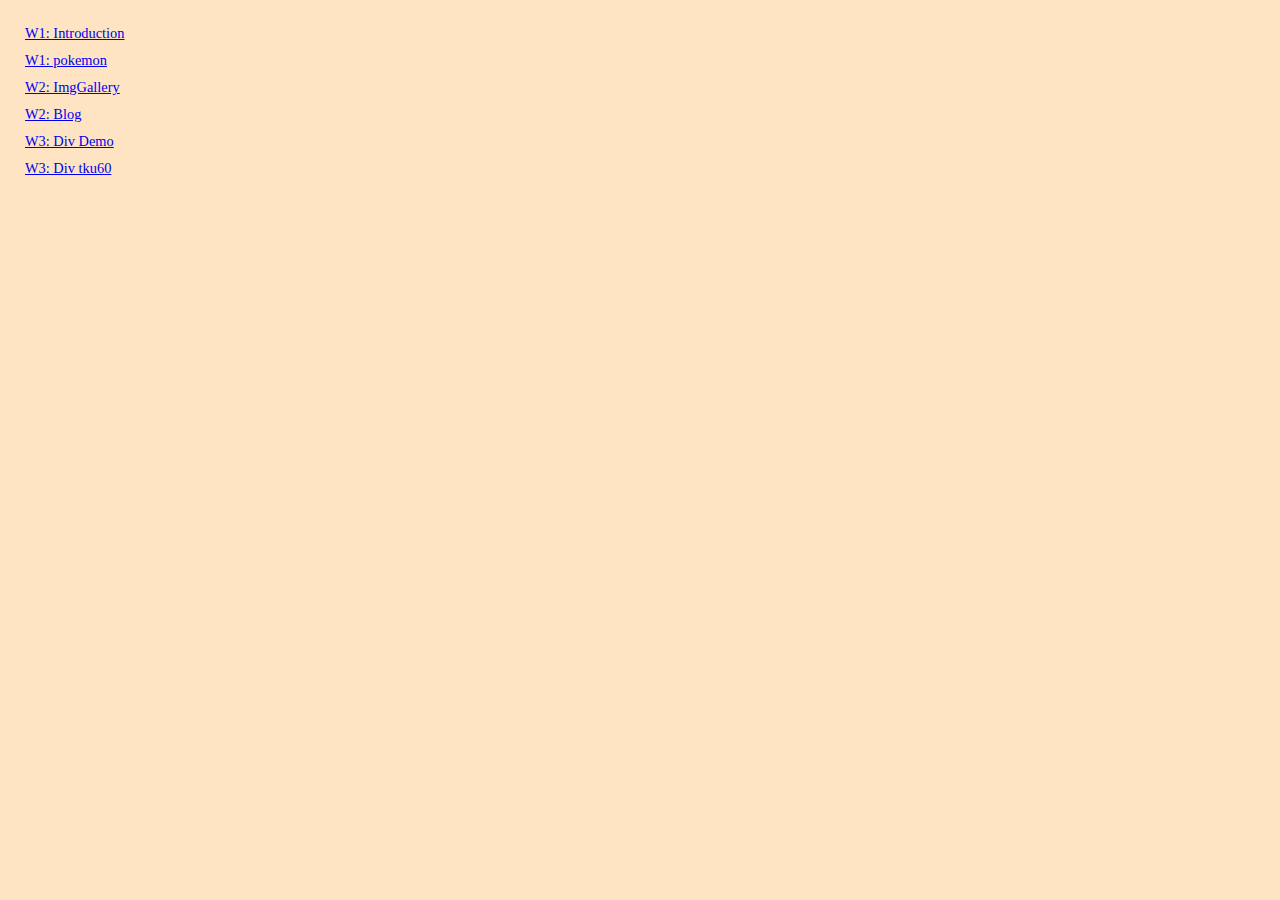
<file: index.html>
<!DOCTYPE html>
<html lang="en">
  <head>
    <meta charset="UTF-8" />
    <meta name="viewport" content="width=device-width, initial-scale=1.0" />
    <title>109-1 Class Demo</title>
    <link rel="stylesheet" href="./index.css" />
  </head>
  <body>
    <div id="container">
      <ul>
        <li>
          <a href="./w01-intro-pokemon/index.html">W1: Introduction</a>
        </li>
        <li>
          <a href="./w01-intro-pokemon/pokemon.html">W1: pokemon</a>
        </li>
        <li>
          <a href="./w02-imgGallery/imgGallery.html">W2: ImgGallery</a>
        </li>
        <li>
          <a href="./w02-blog/blog.html">W2: Blog</a>
        </li>
        <li>
          <a href="./w03-div/div.html">W3: Div Demo</a>
        </li>
        <li>
          <a href="./w03-div-tku60/div_tku60.html">W3: Div tku60</a>
        </li>
      </ul>
    </div>
  </body>
</html>
</file>
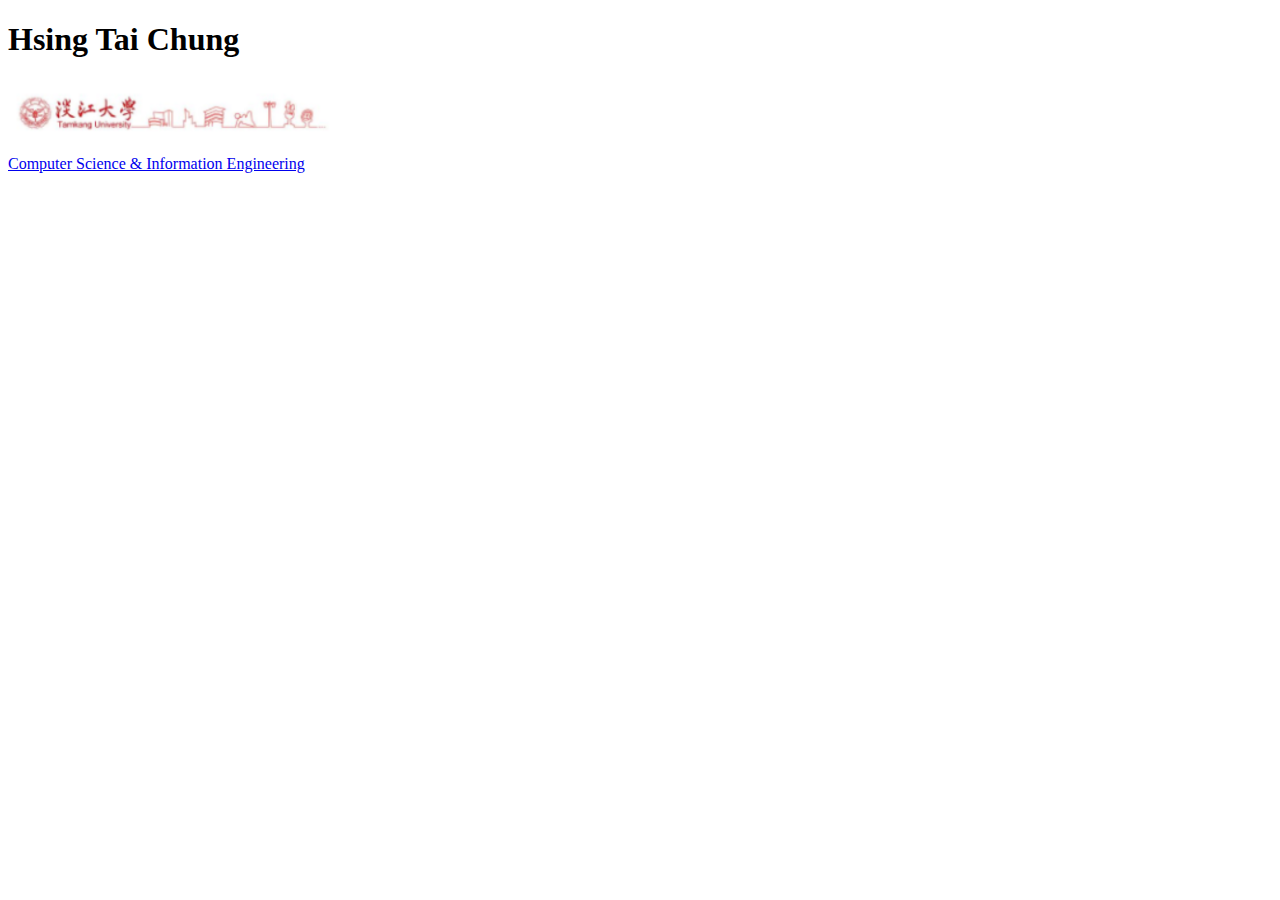
<file: w01-intro-pokemon/index.html>
<!DOCTYPE html>
<html lang="en">
  <head>
    <meta charset="UTF-8" />
    <meta name="viewport" content="width=device-width, initial-scale=1.0" />
    <title>Introduction</title>
  </head>
  <body>
    <div>
      <h1>Hsing Tai Chung</h1>
      <img src="./tku.PNG" width="350px" alt="" /><br />
      <a href="http://www.csie.tku.edu.tw/"
        >Computer Science & Information Engineering</a
      >
    </div>
  </body>
</html>
</file>
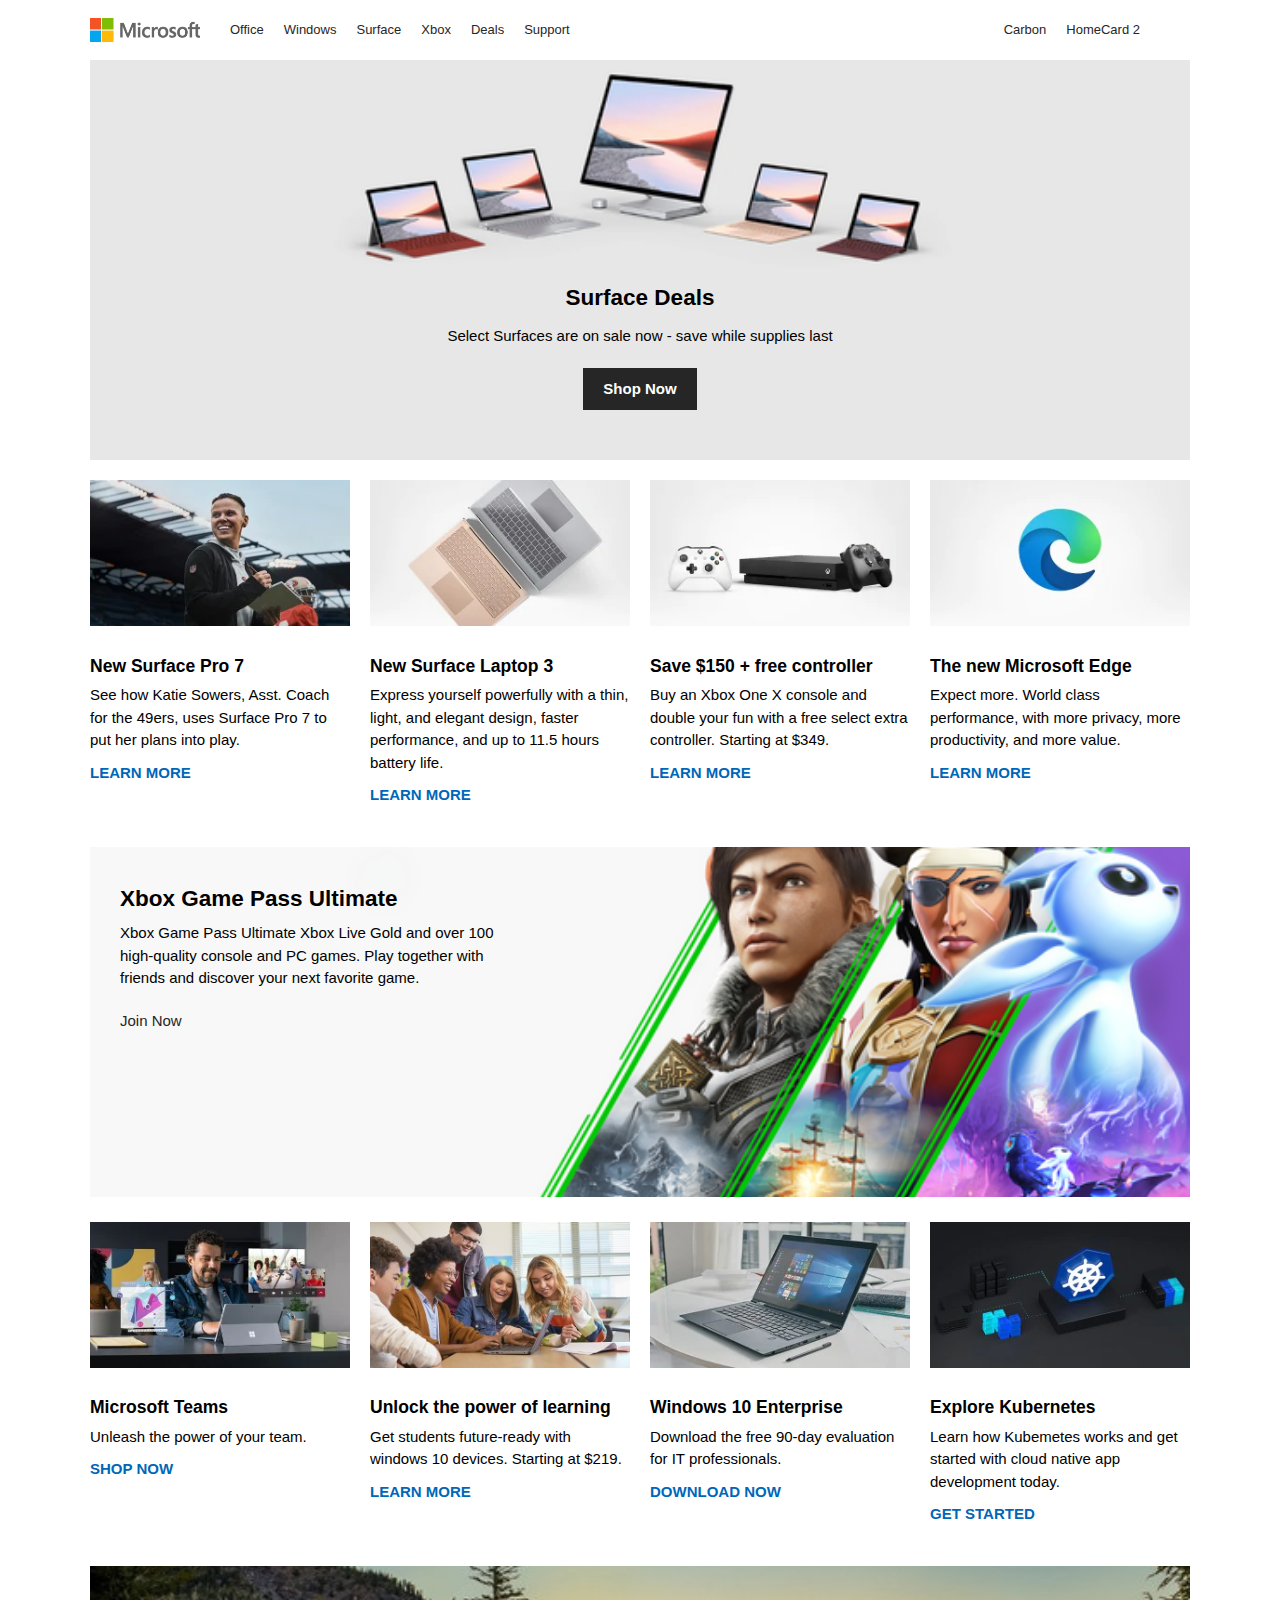
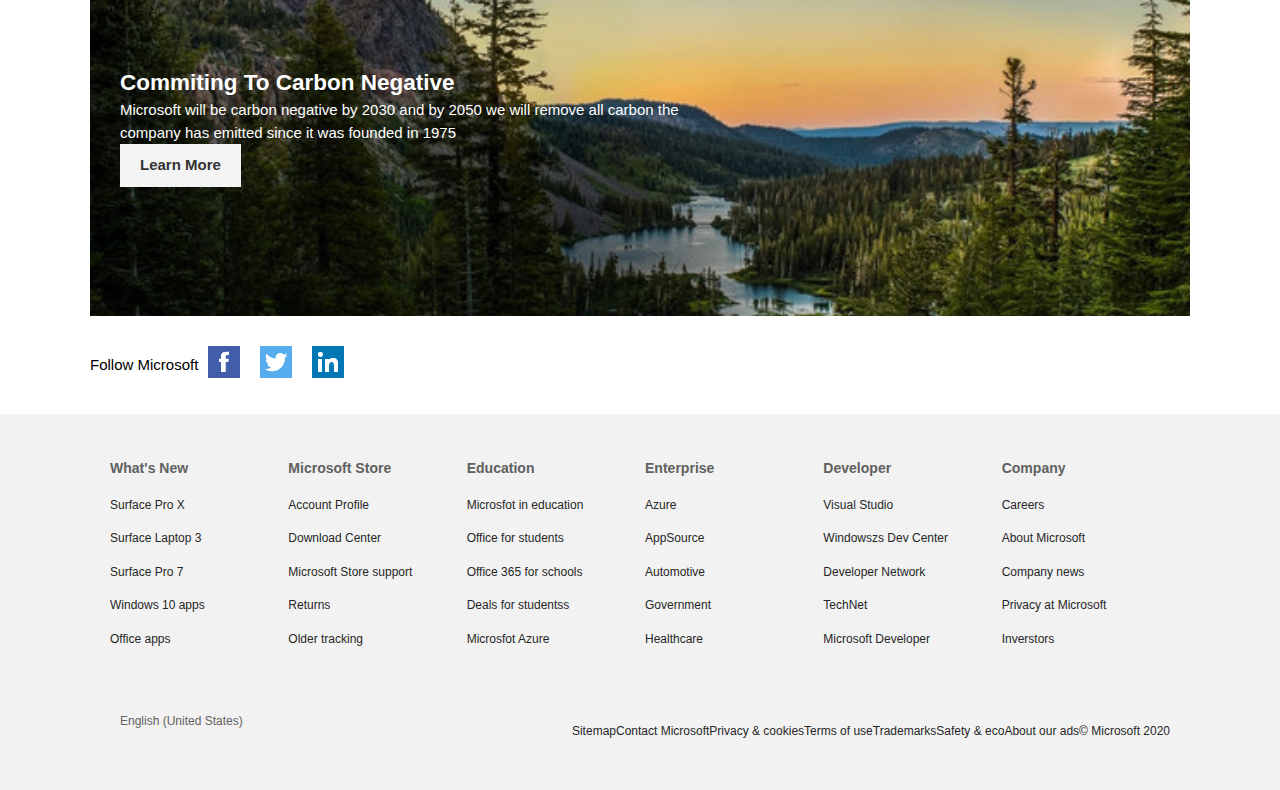
<file: w08/index.html>
<!DOCTYPE html>
<html lang="en">
  <head>
    <meta charset="UTF-8" />
    <meta name="viewport" content="width=device-width, initial-scale=1.0" />
    <link
      rel="stylesheet"
      href="https://cdnjs.cloudflare.com/ajax/libs/font-awesome/5.15.1/css/all.min.css"
      integrity="sha512-+4zCK9k+qNFUR5X+cKL9EIR+ZOhtIloNl9GIKS57V1MyNsYpYcUrUeQc9vNfzsWfV28IaLL3i96P9sdNyeRssA=="
      crossorigin="anonymous"
    />
    <link rel="stylesheet" href="style.css" />
    <title>Microsoft Clone</title>
  </head>
  <body>
    <div class="menu-btn">
      <i class="fas fa-bars fa-2x"></i>
    </div>
    <div class="container">
      <!-- NAV -->
      <div class="main-nav">
        <img src="./img/logo.png" alt="Microsoft" class="logo" />
        <ul class="main-menu show">
          <li>
            <a href="#">Office</a>
          </li>
          <li>
            <a href="#">Windows</a>
          </li>
          <li>
            <a href="#">Surface</a>
          </li>
          <li>
            <a href="#">Xbox</a>
          </li>
          <li>
            <a href="#">Deals</a>
          </li>
          <li>
            <a href="#">Support</a>
          </li>
        </ul>
        <ul class="right-menu">
          <li>
            <a href="#carbon-section">Carbon</a>
          </li>
          <li>
            <a href="#home-cards-2-section">HomeCard 2</a>
          </li>
          <li>
            <i class="fas fa-search"></i>
          </li>
          <li>
            <i class="fas fa-shopping-cart"></i>
          </li>
        </ul>
      </div>

      <!-- Showcase -->
      <header class="showcase">
        <h2>Surface Deals</h2>
        <p>Select Surfaces are on sale now - save while supplies last</p>
        <a href="#" class="btn">
          Shop Now <i class="fas fa-chevron-right"></i>
        </a>
      </header>
      <!-- Home card 1 -->
      <section class="home-cards">
        <div>
          <img src="./img/card1.png" alt="" />
          <h3>New Surface Pro 7</h3>
          <p>
            See how Katie Sowers, Asst. Coach for the 49ers, uses Surface Pro 7
            to put her plans into play.
          </p>
          <a href="#"> Learn More <i class="fas fa-chevron-right"></i> </a>
        </div>
        <div>
          <img src="./img/card2.png" alt="" />
          <h3>New Surface Laptop 3</h3>
          <p>
            Express yourself powerfully with a thin, light, and elegant design,
            faster performance, and up to 11.5 hours battery life.
          </p>
          <a href="#"> Learn More <i class="fas fa-chevron-right"></i> </a>
        </div>
        <div>
          <img src="./img/card3.png" alt="" />
          <h3>Save $150 + free controller</h3>
          <p>
            Buy an Xbox One X console and double your fun with a free select
            extra controller. Starting at $349.
          </p>
          <a href="#"> Learn More <i class="fas fa-chevron-right"></i> </a>
        </div>
        <div>
          <img src="./img/card4.png" alt="" />
          <h3>The new Microsoft Edge</h3>
          <p>
            Expect more. World class performance, with more privacy, more
            productivity, and more value.
          </p>
          <a href="#"> Learn More <i class="fas fa-chevron-right"></i> </a>
        </div>
      </section>
      <!-- Xbox -->
      <section class="xbox">
        <div class="content">
            <h2>Xbox Game Pass Ultimate</h2>
            <p>
              Xbox Game Pass Ultimate Xbox Live Gold and over 100 high-quality
              console and PC games. Play together with friends and discover your
              next favorite game.
            </p>
            <a href="#">
              Join Now <i class="fas fa-chevron-right"></i>
            </a>
        </div>
      </section>
      <!-- Home card 2 -->
      <section class="home-cards" id="home-cards-2-section">
        <div>
          <img src="./img/card5.png" alt="" />
          <h3>Microsoft Teams</h3>
          <p>
            Unleash the power of your team.
          </p>
          <a href="#"> SHOP NOW <i class="fas fa-chevron-right"></i> </a>
        </div>
        <div>
          <img src="./img/card6.jpg" alt="" />
          <h3>Unlock the power of learning</h3>
          <p>
            Get students future-ready with windows 10 devices. Starting at $219.
          </p>
          <a href="#"> Learn More <i class="fas fa-chevron-right"></i> </a>
        </div>
        <div>
          <img src="./img/card7.png" alt="" />
          <h3>Windows 10 Enterprise</h3>
          <p>
            Download the free 90-day evaluation for IT professionals.
          </p>
          <a href="#"> DOWNLOAD NOW <i class="fas fa-chevron-right"></i> </a>
        </div>
        <div>
          <img src="./img/card8.png" alt="" />
          <h3>Explore Kubernetes</h3>
          <p>
            Learn how Kubemetes works and get started with cloud native app development today.
          </p>
          <a href="#"> GET STARTED <i class="fas fa-chevron-right"></i> </a>
        </div>
      </section>
       <!-- Carbon -->
    <section class="carbon dark" id="carbon-section">
      <div class="content">
        <h2>Commiting To Carbon Negative</h2>
        <p>Microsoft will be carbon negative by 2030 and by 2050 we will remove
          all carbon the company has emitted since it was founded in 1975</p>
          <a href="#" class="btn">
            Learn More <i class="fas fa-chevron-right"></i>
          </a>
      </div>
    </section>

    <!-- Follow -->
    <section class="follow">
      <p>Follow Microsoft</p>
      <a href="https://facebook.com">
        <img src="./img/social-fb.png" alt="Facebook">
      </a>
      <a href="https://twitter.com">
        <img src="./img/social-twitter.png" alt="Twitter">
      </a>
      <a href="https://linkedin.com">
        <img src="./img/social-linkedin.png" alt="Linkedin">
      </a>
    </section>
  </div>
  
  <!-- Links -->
  <section class="links">
    <div class="links-inner">
      <ul>
        <li><h3>What's New</h3></li>
        <li><a href="#">Surface Pro X</a></li>
        <li><a href="#">Surface Laptop 3</a></li>
        <li><a href="#">Surface Pro 7</a></li>
        <li><a href="#">Windows 10 apps</a></li>
        <li><a href="#">Office apps</a></li>
      </ul>
      <ul>
        <li><h3>Microsoft Store</h3></li>
        <li><a href="#">Account Profile</a></li>
        <li><a href="#">Download Center</a></li>
        <li><a href="#">Microsoft Store support</a></li>
        <li><a href="#">Returns</a></li>
        <li><a href="#">Older tracking</a></li>
      </ul>
      <ul>
        <li><h3>Education</h3></li>
        <li><a href="#">Microsfot in education</a></li>
        <li><a href="#">Office for students</a></li>
        <li><a href="#">Office 365 for schools</a></li>
        <li><a href="#">Deals for studentss</a></li>
        <li><a href="#">Microsfot Azure</a></li>
      </ul>
      <ul>
        <li><h3>Enterprise</h3></li>
        <li><a href="#">Azure</a></li>
        <li><a href="#">AppSource</a></li>
        <li><a href="#">Automotive</a></li>
        <li><a href="#">Government</a></li>
        <li><a href="#">Healthcare</a></li>
      </ul>
      <ul>
        <li><h3>Developer</h3></li>
        <li><a href="#">Visual Studio</a></li>
        <li><a href="#">Windowszs Dev Center</a></li>
        <li><a href="#">Developer Network</a></li>
        <li><a href="#">TechNet</a></li>
        <li><a href="#">Microsoft Developer</a></li>
      </ul>
      <ul>
        <li><h3>Company</h3></li>
        <li><a href="#">Careers</a></li>
        <li><a href="#">About Microsoft</a></li>
        <li><a href="#">Company news</a></li>
        <li><a href="#">Privacy at Microsoft</a></li>
        <li><a href="#">Inverstors</a></li>
      </ul>
    </div>
  </section>

  <!-- Footer -->
  <footer class="footer">
    <div class="footer-inner">
      <div><i class="fas fa-globe fa-2x"></i> English (United States)</div>
      <ul>
        <li><a href="#">Sitemap</a></li>
      <li><a href="#">Contact Microsoft</a></li>
      <li><a href="#">Privacy & cookies</a></li>
      <li><a href="#">Terms of use</a></li>
      <li><a href="#">Trademarks</a></li>
      <li><a href="#">Safety & eco</a></li>
      <li><a href="#">About our ads</a></li>
      <li><a href="#">&copy; Microsoft 2020</a></li>
      </ul>
    </div>
  </footer>
    </div>
    <script src="./script.js"></script>
  </body>
</html>
</file>
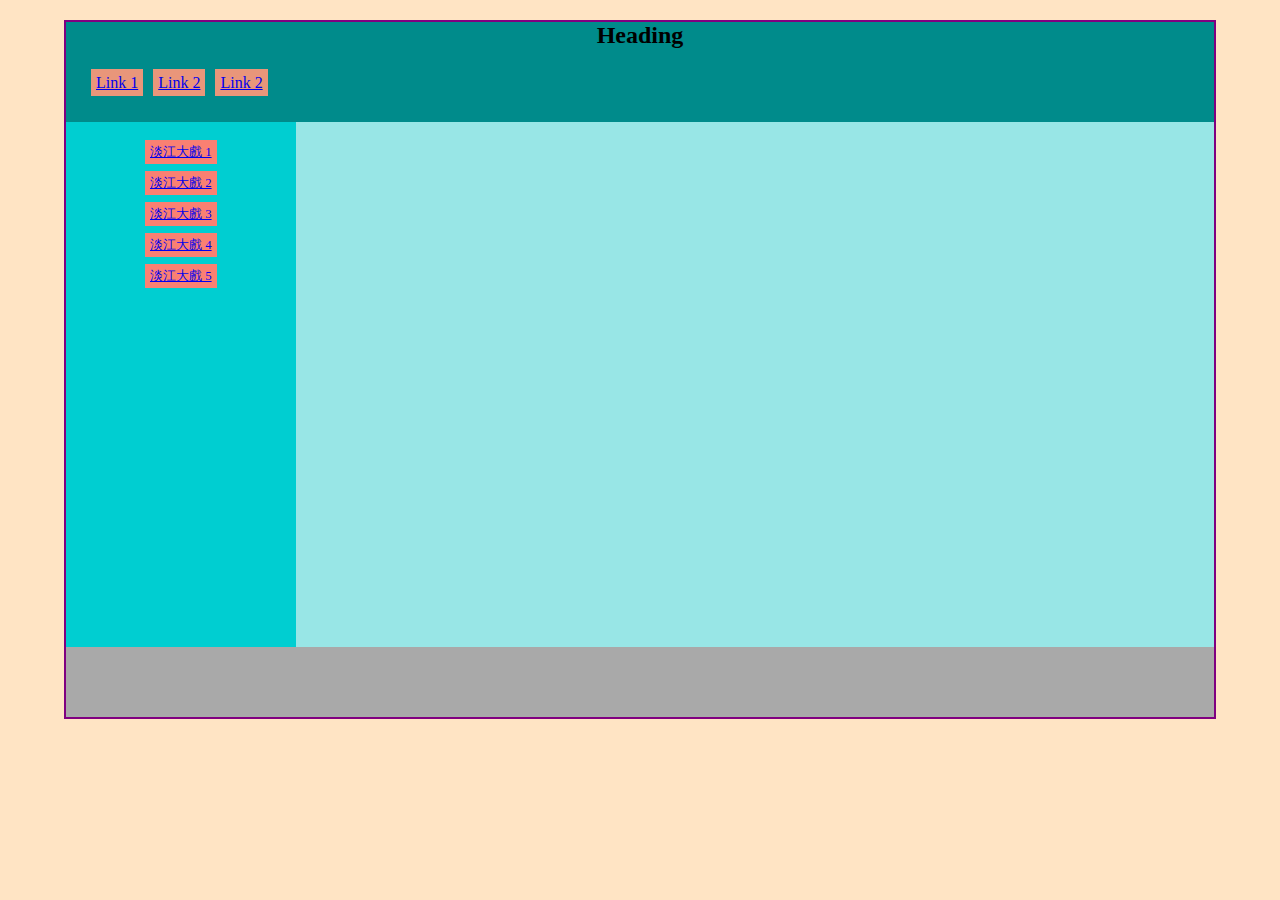
<file: div_tku60.html>
<!DOCTYPE html>
<html lang="en">
  <head>
    <meta charset="UTF-8" />
    <meta name="viewport" content="width=device-width, initial-scale=1.0" />
    <title>Div Demo</title>
    <link rel="stylesheet" href="./div_tku60.css" />
  </head>
  <body>
    <div id="container">
      <div id="heading">
        <h2>Heading</h2>
        <ul>
          <li>
            <a href="#">Link 1</a>
          </li>
          <li>
            <a href="#">Link 2</a>
          </li>
          <li>
            <a href="#">Link 2</a>
          </li>
        </ul>
      </div>
      <div id="main">
        <aside>
          <ul>
            <li onclick="changevideo(1)">
              <a href="#">淡江大戲 1</a>
            </li>
            <li onclick="changevideo(2)">
              <a href="#">淡江大戲 2</a>
            </li>
            <li onclick="changevideo(3)">
              <a href="#">淡江大戲 3</a>
            </li>
            <li onclick="changevideo(4)">
              <a href="#">淡江大戲 4</a>
            </li>
            <li onclick="changevideo(5)">
              <a href="#">淡江大戲 5</a>
            </li>
          </ul>
        </aside>
        <div id="section">
          <div class="video-responsive">
            <div id="player">
              <iframe
                width="560"
                height="315"
                src="https://www.youtube.com/embed/RechrtUxfQc"
                frameborder="0"
                allow="accelerometer; autoplay; clipboard-write; encrypted-media; gyroscope; picture-in-picture"
                allowfullscreen
              ></iframe>
            </div>
          </div>
        </div>
      </div>
      <div id="footer"></div>
    </div>

    <script src="./w04-tku.js"></script>
  </body>
</html>
</file>
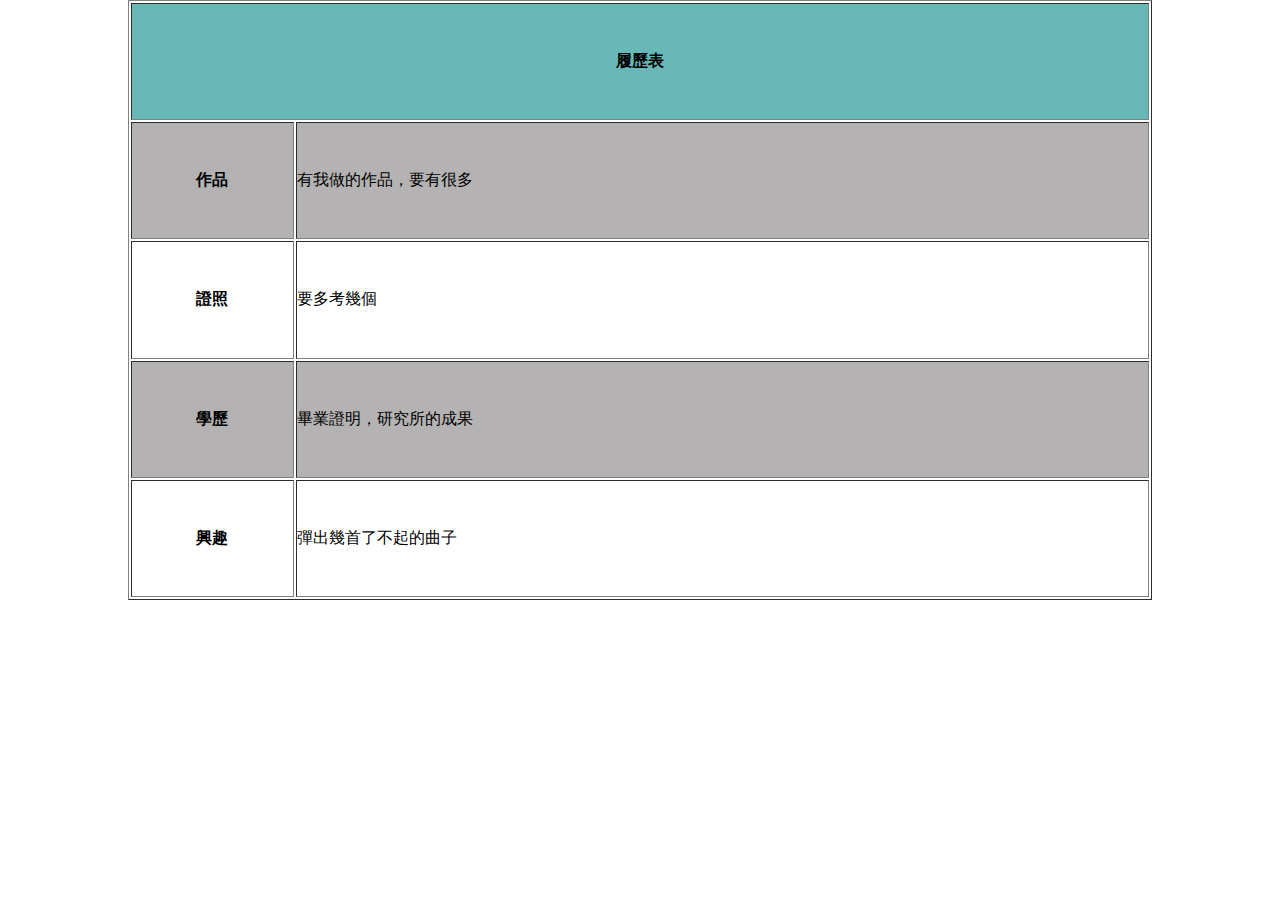
<file: 履歷表.html>
<!DOCTYPE html>
<html lang="en">
<head>
    <meta charset="UTF-8">
    <meta name="viewport" content="width=device-width, initial-scale=1.0">
    <title>履歷表</title>
    <link rel="stylesheet" href="./履歷表.css">
</head>
<body>
    <table border="1" class="all">
        <div>
            <tr>
                <th colspan="2" class="title">
                    履歷表
                  </th>
            </tr>
              <tr class="class1">
                <th >作品</th>
                <td>有我做的作品，要有很多</td>
              </tr>
              <tr>
                <th class="class2" >證照</th>
                <td>要多考幾個</td>
              </tr>
              <tr class="class1">
                <th  >學歷</th>
                <td>畢業證明，研究所的成果</td>
              </tr>
              <tr>
                <th class="class2" >興趣</th>
                <td>彈出幾首了不起的曲子</td>
              </tr>
        </div>
    </table>
</body>
</html>
</file>
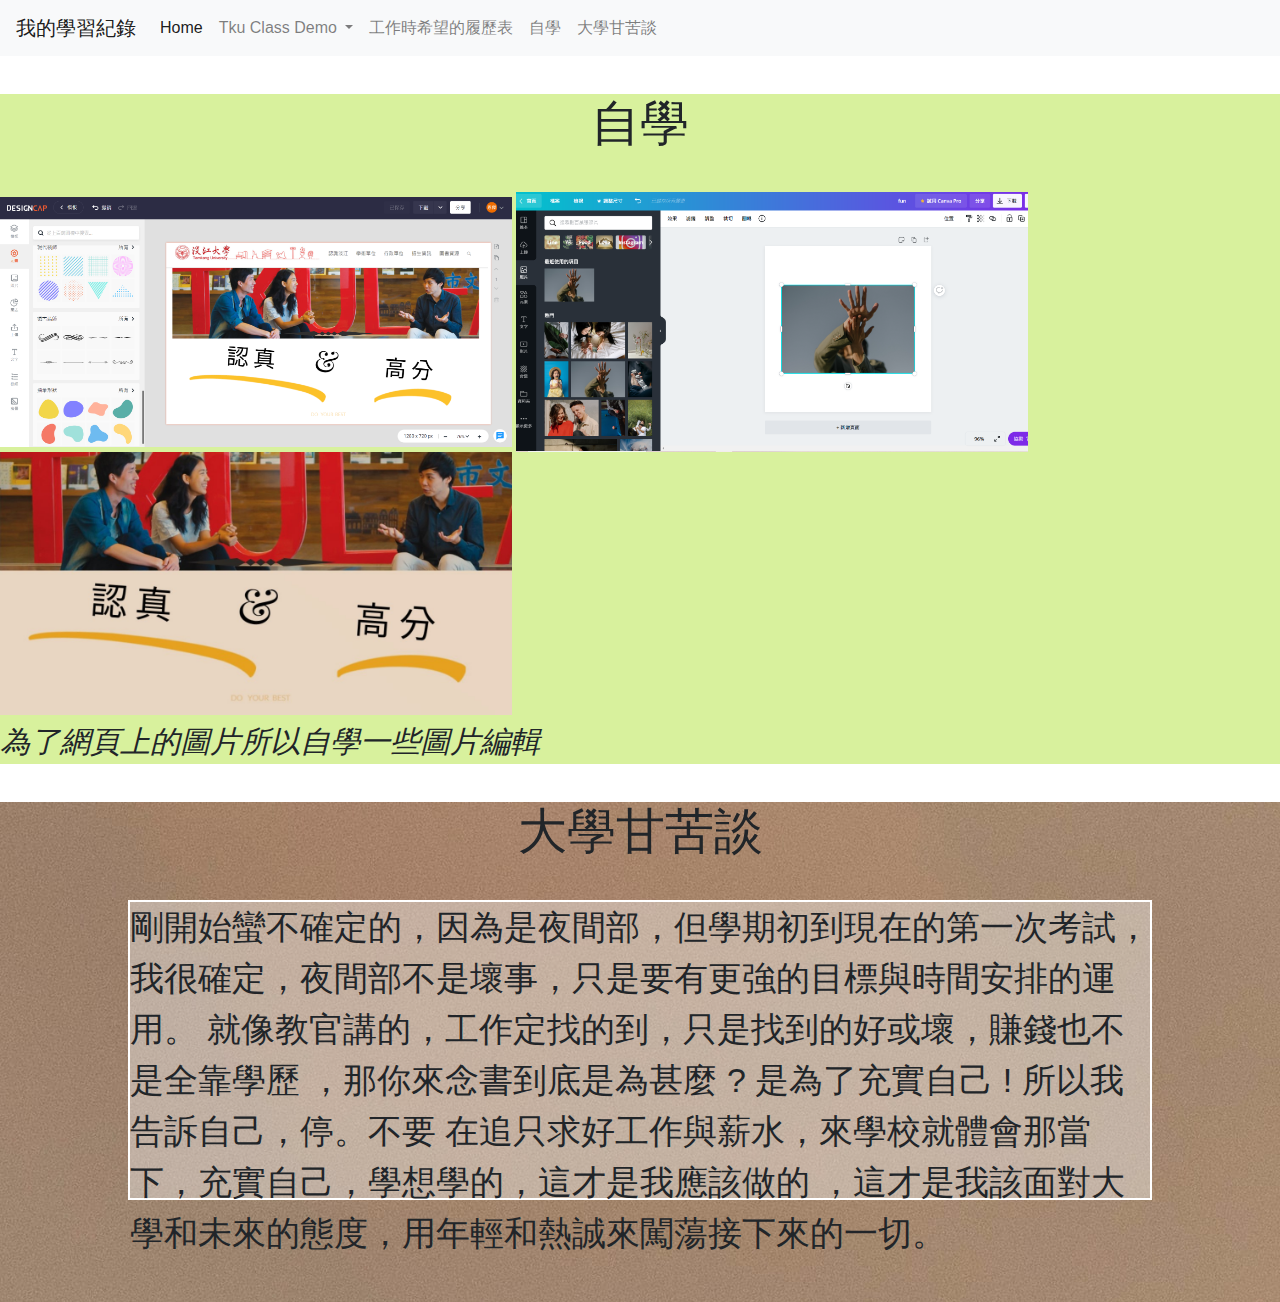
<file: 改.html>
<!DOCTYPE html>
<html lang="en">
  <head>
    <meta charset="UTF-8" />
    <meta name="viewport" content="width=device-width, initial-scale=1.0" />
    <link
      rel="stylesheet"
      href="https://stackpath.bootstrapcdn.com/bootstrap/4.5.2/css/bootstrap.min.css"
      integrity="sha384-JcKb8q3iqJ61gNV9KGb8thSsNjpSL0n8PARn9HuZOnIxN0hoP+VmmDGMN5t9UJ0Z"
      crossorigin="anonymous"
    />
    <link rel="stylesheet" href="./改.css">
    <title>Navigation</title>
  </head>
  <body>
    <div>
      <nav class="navbar navbar-expand-lg navbar-light bg-light">
        <a class="navbar-brand" href="#">我的學習紀錄</a>
        <button
          class="navbar-toggler"
          type="button"
          data-toggle="collapse"
          data-target="#navbarNavDropdown"
          aria-controls="navbarNavDropdown"
          aria-expanded="false"
          aria-label="Toggle navigation"
        >
          <span class="navbar-toggler-icon"></span>
        </button>
        <div class="collapse navbar-collapse" id="navbarNavDropdown">
          <ul class="navbar-nav">
            <li class="nav-item active">
              <a class="nav-link" href="../Class demo/改.html"
                >Home <span class="sr-only">(current)</span></a
              >
            </li>
            <li class="nav-item dropdown">
              <a
                class="nav-link dropdown-toggle"
                href="#"
                id="navbarDropdownMenuLink"
                role="button"
                data-toggle="dropdown"
                aria-haspopup="true"
                aria-expanded="false"
              >
                Tku Class Demo
              </a>
              <div class="dropdown-menu" aria-labelledby="navbarDropdownMenuLink">
                <a class="dropdown-item" href="./w01-intro-pokemon/index.html"
                  >Index</a
                >
                <a
                  class="dropdown-item"
                  href="./w01-intro-pokemon/pokemon.html"
                  >Pokemon</a
                >
                <a
                  class="dropdown-item"
                  href="./w02-blog/blog.html"
                  >Blog</a
                >
                <a
                  class="dropdown-item"
                  href="./w02-imgGallery/imgGallery.html"
                  >Image Gallery</a
                >
                <a
                  class="dropdown-item"
                  href="./w03-div/div.html"
                  >Div</a
                >
                <a class="dropdown-item" 
                  href="./w03-div-tku60/div_tku60.html"
                  >Div-TKU60</a
                >
                <a
                  class="dropdown-item"
                  href="./w04-div-tku60-js/div_tku60.html"
                  >Div-TKU60-js</a
                >
                <a
                  class="dropdown-item"
                  href="./w05-bootstrap/nav.html"
                  >Bootstrap</a
                >
                <a
                  class="dropdown-item"
                  href="./w06/w05-bootstrap/nav.html"
                  >Nav-W06</a
                >
                <a
                  class="dropdown-item"
                  href="./w07/nav.html"
                  >Nav-W07</a
                >
                <a
                  class="dropdown-item"
                  href="./w08/index.html"
                  >Index</a
                >
              </div>
            </li>
            <li class="nav-item"><a class="nav-link" href="./履歷表.html">工作時希望的履歷表</a></li>
            <li class="nav-item">
              <a class="nav-link" href="#class1">自學</a>
            </li>
            <li class="nav-item">
              <a class="nav-link" href="#class2">大學甘苦談</a>
            </li>
          </ul>
        </div>
      </nav>
      <script src="https://code.jquery.com/jquery-3.5.1.slim.min.js"></script>
      <script src="https://cdn.jsdelivr.net/npm/popper.js@1.16.1/dist/umd/popper.min.js"></script>
      <script src="https://stackpath.bootstrapcdn.com/bootstrap/4.5.2/js/bootstrap.min.js"></script>
      <div id="class1" >
        <h1>自學</h1>
        <img class="img1" src="./img/擷取1.PNG" alt="">
        <img class="img1" src="./img/擷取2.PNG" alt="">
        <img class="img1" src="./img/Untitled - Made with DesignCap (2)123.jpg" alt="">
        <p>為了網頁上的圖片所以自學一些圖片編輯</p>
     </div>
     <div id="class2">
         <h2>大學甘苦談</h2>
         <p>剛開始蠻不確定的，因為是夜間部，但學期初到現在的第一次考試，
             我很確定，夜間部不是壞事，只是要有更強的目標與時間安排的運用。
              就像教官講的，工作定找的到，只是找到的好或壞，賺錢也不是全靠學歷
            ，那你來念書到底是為甚麼 ? 是為了充實自己 ! 所以我告訴自己，停。不要
             在追只求好工作與薪水，來學校就體會那當下，充實自己，學想學的，這才是我應該做的
            ，這才是我該面對大學和未來的態度，用年輕和熱誠來闖蕩接下來的一切。</p>
     </div>
    </div>
    
  </body>
</html>
</file>
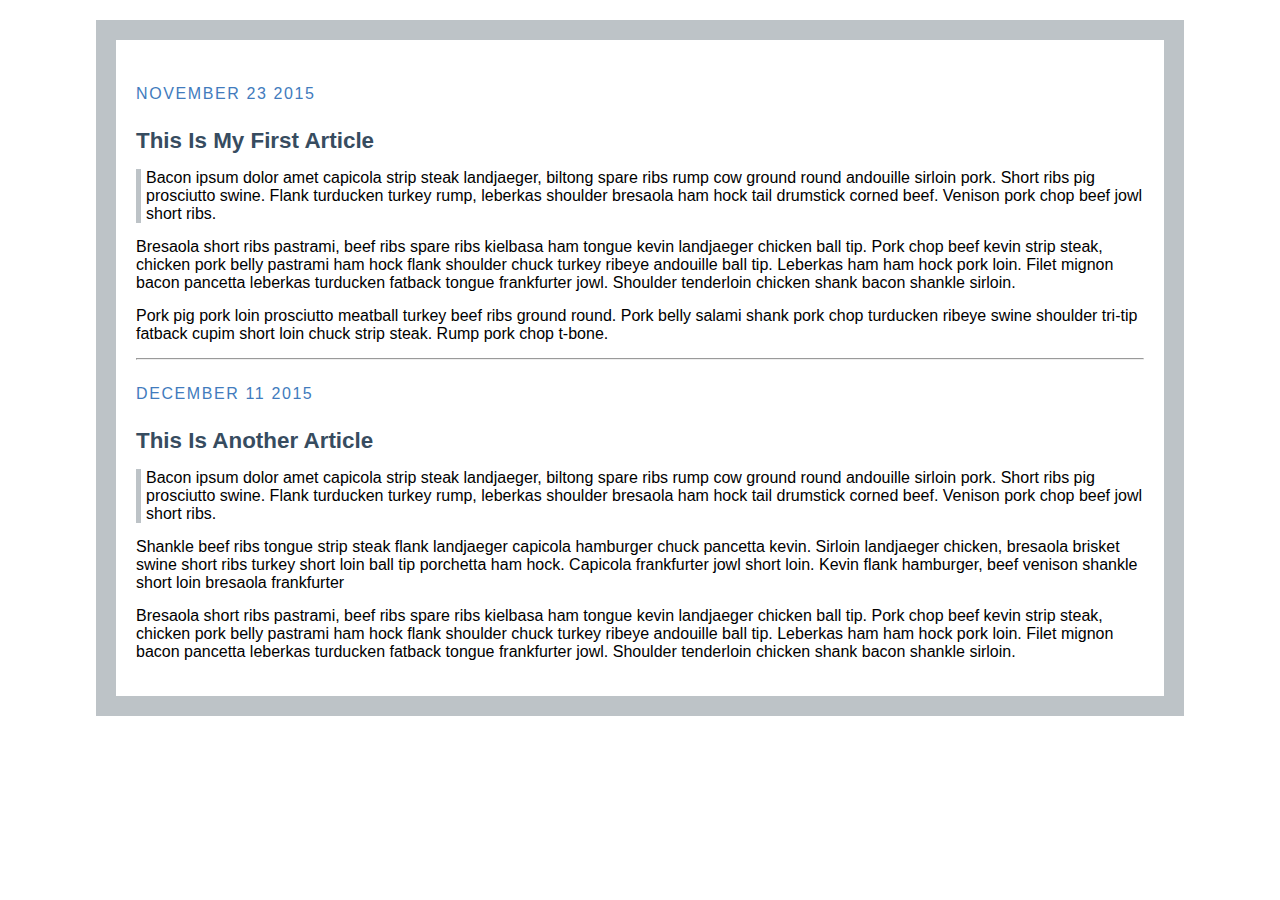
<file: w02-blog/blog.html>
<!DOCTYPE html>
<html>
  <head>
    <title>My Blog</title>
    <link rel="stylesheet" type="text/css" href="blog.css" />
  </head>
  <body>
    <link
      href="http://fonts.googleapis.com/css?family=Source+Sans+Pro:400,700,400italic|Source+Code+Pro:400,700"
      rel="stylesheet"
      type="text/css"
    />

    <div class="post">
      <div class="date">November 23 2015</div>
      <h2>This Is My First Article</h2>

      <p class="quote">
        Bacon ipsum dolor amet capicola strip steak landjaeger, biltong spare
        ribs rump cow ground round andouille sirloin pork. Short ribs pig
        prosciutto swine. Flank turducken turkey rump, leberkas shoulder
        bresaola ham hock tail drumstick corned beef. Venison pork chop beef
        jowl short ribs.
      </p>

      <p class="post-info">
        Bresaola short ribs pastrami, beef ribs spare ribs kielbasa ham tongue
        kevin landjaeger chicken ball tip. Pork chop beef kevin strip steak,
        chicken pork belly pastrami ham hock flank shoulder chuck turkey ribeye
        andouille ball tip. Leberkas ham ham hock pork loin. Filet mignon bacon
        pancetta leberkas turducken fatback tongue frankfurter jowl. Shoulder
        tenderloin chicken shank bacon shankle sirloin.
      </p>

      <p class="post-info">
        Pork pig pork loin prosciutto meatball turkey beef ribs ground round.
        Pork belly salami shank pork chop turducken ribeye swine shoulder
        tri-tip fatback cupim short loin chuck strip steak. Rump pork chop
        t-bone.
      </p>
    </div>

    <hr />

    <div class="post">
      <div class="date">December 11 2015</div>
      <h2>This Is Another Article</h2>

      <p class="quote">
        Bacon ipsum dolor amet capicola strip steak landjaeger, biltong spare
        ribs rump cow ground round andouille sirloin pork. Short ribs pig
        prosciutto swine. Flank turducken turkey rump, leberkas shoulder
        bresaola ham hock tail drumstick corned beef. Venison pork chop beef
        jowl short ribs.
      </p>

      <p class="post-info">
        Shankle beef ribs tongue strip steak flank landjaeger capicola hamburger
        chuck pancetta kevin. Sirloin landjaeger chicken, bresaola brisket swine
        short ribs turkey short loin ball tip porchetta ham hock. Capicola
        frankfurter jowl short loin. Kevin flank hamburger, beef venison shankle
        short loin bresaola frankfurter
      </p>

      <p class="post-info">
        Bresaola short ribs pastrami, beef ribs spare ribs kielbasa ham tongue
        kevin landjaeger chicken ball tip. Pork chop beef kevin strip steak,
        chicken pork belly pastrami ham hock flank shoulder chuck turkey ribeye
        andouille ball tip. Leberkas ham ham hock pork loin. Filet mignon bacon
        pancetta leberkas turducken fatback tongue frankfurter jowl. Shoulder
        tenderloin chicken shank bacon shankle sirloin.
      </p>
    </div>
  </body>
</html>
</file>
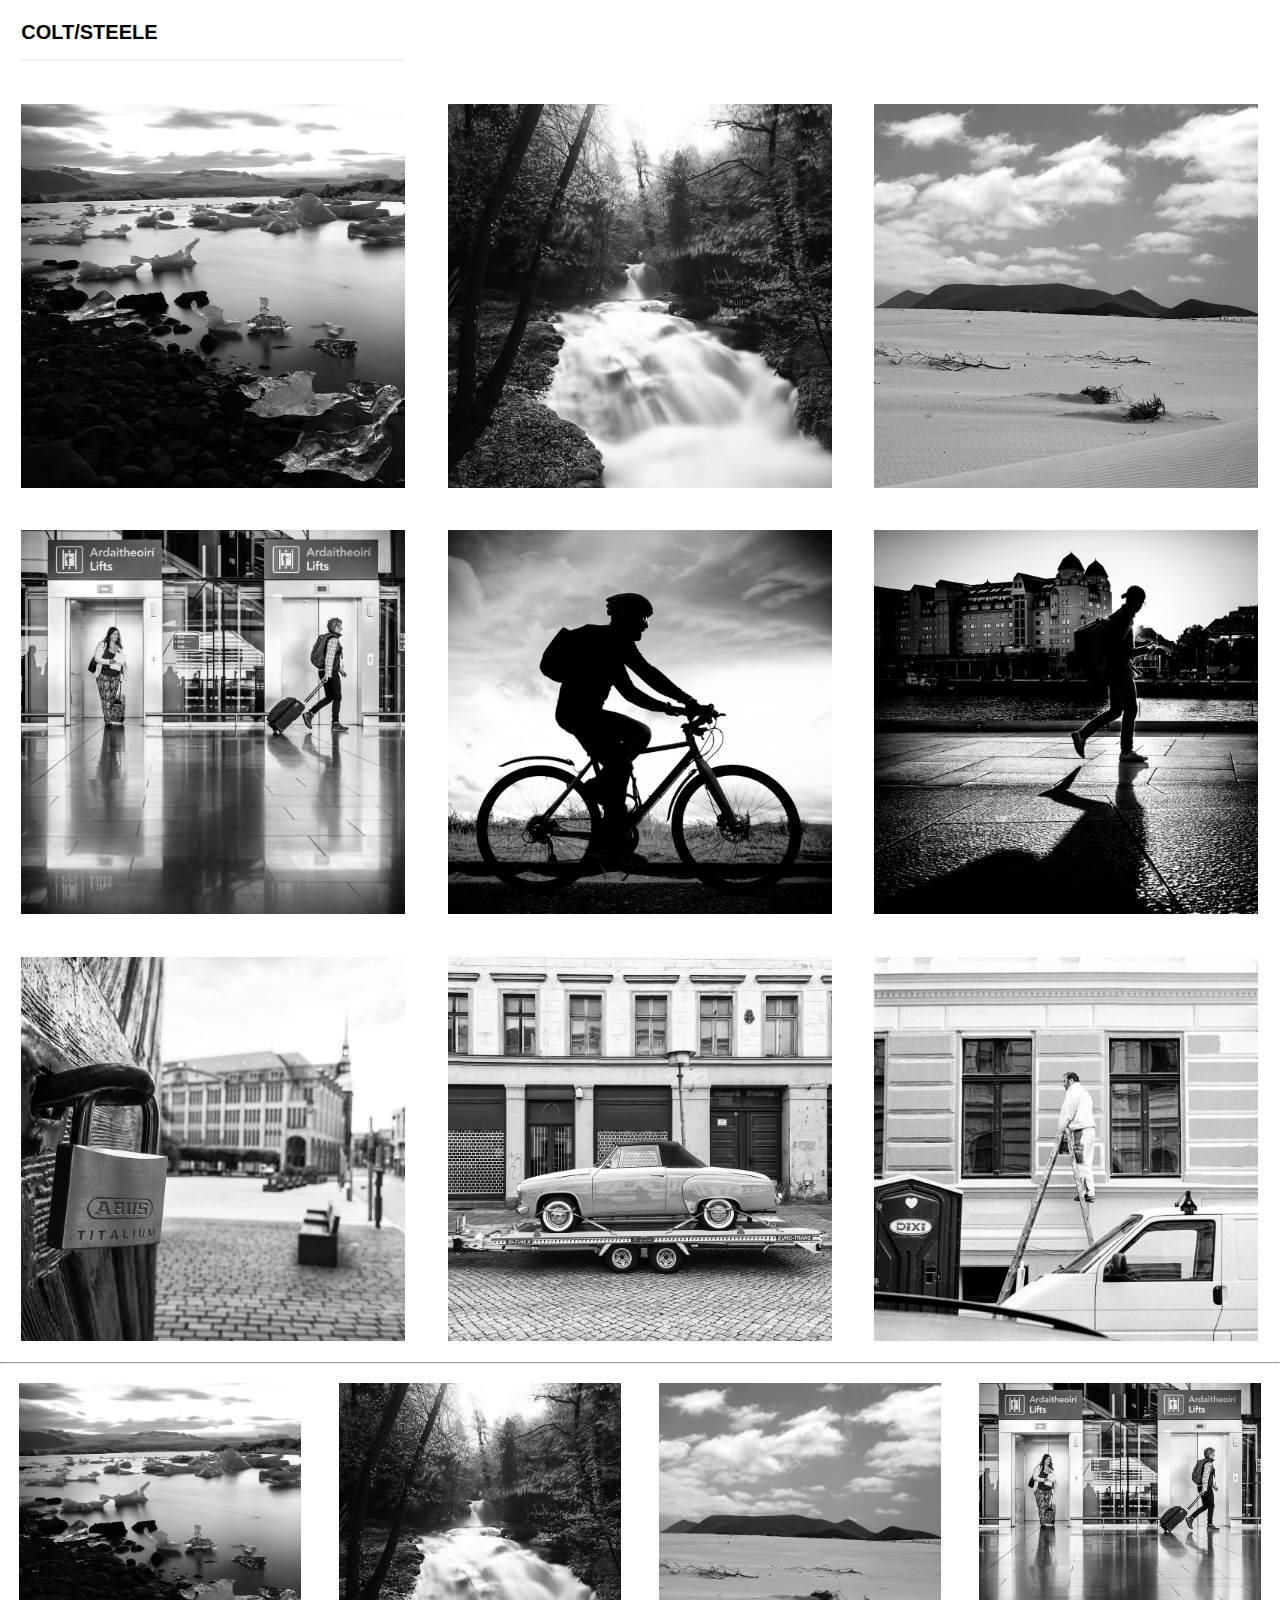
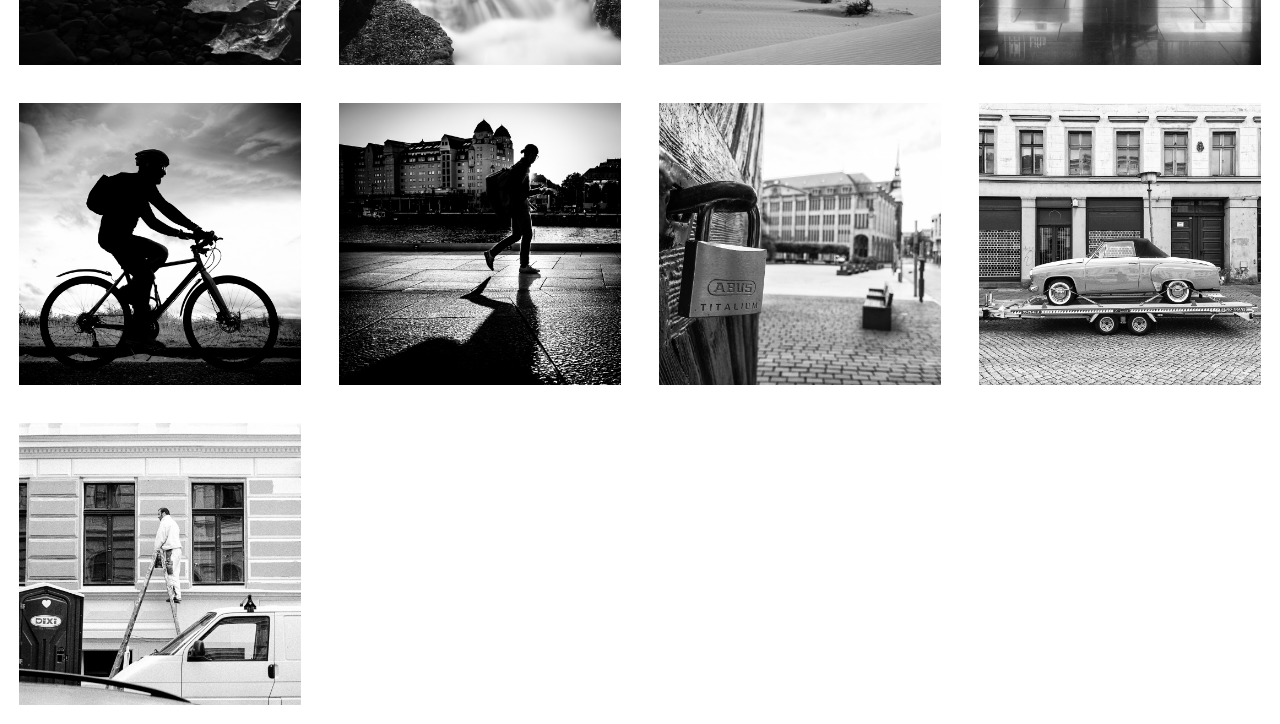
<file: w02-imgGallery/imgGallery.html>
<!DOCTYPE html>
<html lang="en">
  <head>
    <meta charset="UTF-8" />
    <meta name="viewport" content="width=device-width, initial-scale=1.0" />
    <title>Image Gallery</title>
    <link rel="stylesheet" href="./imgGallery.css" />
  </head>
  <body>
    <p>Colt/Steele</p>
    <div id="line3">
      <img src="./img/img1.jpg" alt="" />
      <img src="./img/img2.jpg" alt="" />
      <img src="./img/img3.jpg" alt="" />
      <img src="./img/img4.jpg" alt="" />
      <img src="./img/img5.jpg" alt="" />
      <img src="./img/img6.jpg" alt="" />
      <img src="./img/img7.jpg" alt="" />
      <img src="./img/img8.jpg" alt="" />
      <img src="./img/img9.jpg" alt="" />
    </div>
    <hr />
    <div id="line4">
      <img src="./img/img1.jpg" alt="" />
      <img src="./img/img2.jpg" alt="" />
      <img src="./img/img3.jpg" alt="" />
      <img src="./img/img4.jpg" alt="" />
      <img src="./img/img5.jpg" alt="" />
      <img src="./img/img6.jpg" alt="" />
      <img src="./img/img7.jpg" alt="" />
      <img src="./img/img8.jpg" alt="" />
      <img src="./img/img9.jpg" alt="" />
    </div>
  </body>
</html>
</file>
<file: index.css>
* {
  padding: 0;
  margin: 0;
  box-sizing: border-box;
}

body {
  background-color: bisque;
  font-size: 16px;
}

#container {
  width: 90%;
  margin-top: 20px auto;
}

ul {
  display: flex;
  flex-direction: column;
  margin-top: 25px;
  padding-left: 20px;
}

ul li {
  list-style-type: none;
  padding: 0px 5px 10px 5px;
  font-size: 0.9rem;
}
</file>
<file: w08/style.css>
* {
  padding: 0;
  margin: 0;
  box-sizing: border-box;
}

body {
  font-family: 'Segoe UI', Tahoma, Geneva, Verdana, sans-serif;
  background: #fff;
  color: #000;
  font-size: 15px;
  line-height: 1.5;
}

a {
  text-decoration: none;
  color: #262626;
}
ul {
  list-style: none;
}

.container {
  width: 90%;
  max-width: 1100px;
  margin: auto;
}

/* Nav */

.main-nav {
  display: flex;
  justify-content: space-between;
  align-items: center;
  height: 60px;
  padding: 20px 0;
  font-size: 13px;
}

.main-nav .logo {
  width: 110px;
}

.main-nav ul {
  display: flex;
}

.main-nav ul li {
  padding: 0 10px;
}
.main-nav ul li a {
  padding-bottom: 2px;
}

.main-nav ul li a:hover {
  border-bottom: 2px solid #262626;
}

.main-nav ul.main-menu {
  flex: 1;
  margin-left: 20px;
}

.menu-btn {
  cursor: pointer;
  position: absolute;
  right: 30px;
  top: 20px;
  z-index: 2;
  display: none;
}

.btn {
  cursor: pointer;
  display: inline-block;
  border: 0;
  font-weight: bold;
  padding: 10px 20px;
  background: #262626;
  color: #fff;
  font-size: 15px;
}

.btn:hover {
  opacity: 0.9;
}

.dark {
  color: #fff;
}

.dark .btn {
  background: #f4f4f4;
  color: #333;
}

/* Showcase  */
.showcase {
  width: 100%;
  height: 400px;
  background: url('./img//slide1.png') no-repeat center center/cover;
  display: flex;
  flex-direction: column;
  align-items: center;
  text-align: center;
  justify-content: flex-end;
  margin-bottom: 20px;
  padding: 50px;
}

.showcase h2,
.showcase p {
  margin-bottom: 10px;
}

.showcase .btn {
  margin-top: 10px;
}

.btn {
  cursor: pointer;
  display: inline-block;
  border: 0;
  font-weight: bold;
  padding: 10px 20px;
  background: #262626;
  color: #fff;
  font-size: 15px;
}

.btn:hover {
  opacity: 0.8;
}

/* Home cards */

.home-cards {
  display: grid;
  grid-template-columns: repeat(4, 1fr);
  grid-gap: 20px;
  margin-bottom: 40px;
}

.home-cards img {
  width: 100%;
  margin-bottom: 20px;
}

.home-cards h3 {
  margin-bottom: 5px;
}

.home-cards a {
  display: inline-block;
  padding-top: 10px;
  color: #0067b8;
  font-weight: bold;
  text-transform: uppercase;
}

/* XBox */

.xbox {
  width: 100%;
  height: 350px;
  background: url(./img/xbox.png) no-repeat center center/cover;
  margin-bottom: 25px;
}

.xbox .content {
  width: 40%;
  padding: 35px 0 0 30px;
}

.xbox p {
  margin: 7px 0 20px;
}

.box .content a {
  padding: 5px;
  color: white;
  background-color: black;
}

/* Carbon */
.carbon {
  width: 100%;
  height: 350px;
  background: url(./img/carbon.jpg) no-repeat center center/cover;
  margin-bottom: 20px;
}

.carbon .content {
  width: 55%;
  padding: 100px 0 0 30px;
}

/* Follow */
.follow {
  display: flex;
  align-items: center;
  justify-content: flex-start;
  margin: 30px 0 30px;
}

.follow * {
  margin-right: 10px;
}

/* Link */
.links {
  background: #f2f2f2;
  color: #616161;
  font-size: 12px;
  padding: 35px 0;
}

.links-inner {
  max-width: 1100px;
  margin: 0 auto;
  padding: 0 20px;
  display: grid;
  grid-template-columns: repeat(6, 1fr);
  grid-gap: 10px;
  align-items: flex-start;
  justify-content: center;
}

.links li {
  line-height: 2.8;
}


/* Footer */
.footer {
  background: #f2f2f2;
  color: #616161;
  font-size: 12px;
  padding: 20px 0;
}

.footer-inner {
  max-width: 1100px;
  margin: 0 auto;
  padding: 0 20px 0 20px;
  display: flex;
  align-items: center;
  justify-content: space-between;
}

.footer div {
  margin-bottom: 20px;
  display: flex;
  align-items: center;
}

.footer div i {
  margin-right: 10px;
}

.footer ul {
  display: flex;
  flex-wrap: wrap;
}


. @media (max-width: 700px) {
  .menu-btn {
    display: block;
  }

  .menu-btn:hover {
    opacity: 0.5;
  }

  .main-nav ul.right-menu {
    margin-right: 50px;
  }

  .main-nav .main-menu {
    display: block;
    position: absolute;
    top: 0;
    left: 0;
    transform: translateX(-20px);
    background: #f2f2f2;
    width: 50%;
    height: 100%;
    border-right: #cccccc 1px solid;
    opacity: 0.9;
    padding: 30px;
    transform: translateX(-500px);
    transition: transform 0.5s ease-in-out;
  }

  .main-nav ul.main-menu.show {
    transform: translateX(-20px);
  }

  .main-nav ul.main-menu li {
    padding: 10px;
    border-bottom: 1px solid #cccccc;
    font-size: 14px;
  }

  .main-nav ul.main-menu li:last-child {
    border-bottom: 0;
  }

  .home-cards {
    grid-template-columns: repeat(2, 1fr);
  }

  .xbox .content p {
    display: none;
  }

  .xbox h2 {
    margin-bottom: 20px;
  }
  .links .links-inner {
    grid-template-columns: repeat(2, 1fr);
  }
}

@media (max-width: 500px) {
  .home-cards {
    grid-template-columns: repeat(1, 1fr);
  }
  .links .links-inner {
    grid-template-columns: repeat(1, 1fr);
  }
}
</file>
<file: div_tku60.css>
* {
  padding: 0;
  margin: 0;
  box-sizing: border-box;
}

body {
  background-color: bisque;
  font-size: 16px;
}

#container {
  width: 90%;
  border: 2px solid purple;
  margin: 20px auto;
}

#heading {
  width: 100%;
  height: 100px;
  background-color: darkcyan;
  text-align: center;
}

#heading ul {
  display: flex;
  margin-top: 25px;
  padding-left: 20px;
}

#heading li {
  list-style-type: none;
  padding: 0px 5px 10px 5px;
  font-size: 0.9 rem;
}

#heading ul a {
  background-color: darksalmon;
  padding: 5px;
}

#heading ul a:hover {
  background-color: crimson;
}

#main {
  display: flex;
  background-color: darkturquoise;
}

#main ul {
  display: flex;
  flex-direction: column;
  margin-top: 15px;
}

#main li {
  list-style-type: none;
  text-align: center;
  margin: 7px;
  font-size: 0.8rem;
}

#main ul a {
  background-color: salmon;
  padding: 5px;
}

#main ul a:hover {
  background-color: crimson;
}

aside {
  width: 20%;
  height: 100%;
  background-color: darkturquoise;
}

#section {
  width: 80%;
  height: 100%;
  background-color: rgb(152, 230, 230);
  padding: 10px;
}

#footer {
  width: 100%;
  height: 70px;
  background-color: darkgray;
}

.video-responsive {
  overflow: hidden;
  padding-bottom: 56.25%;
  position: relative;
  height: 0;
}

.video-responsive iframe {
  left: 0;
  top: 0;
  height: 100%;
  width: 100%;
  position: absolute;
}
</file>
<file: 履歷表.css>
* {
    padding: 0;
    margin: 0;
    box-sizing: border-box;
}

.all {
    width: 80%;
    height: 600px;
    margin-left: 10%;
}

.title {
    background-color: rgb(104, 184, 184);
}

.class1 {
    background-color: rgb(180, 178, 178);
}
</file>
<file: 改.css>
* {
    padding: 0;
    margin: 0;
    box-sizing: border-box;
}

#class1 {
    background-color: rgb(216, 241, 157);
    width: 100%;
}

#class1 h1 {
    text-align: center;
    font-size: 1.3cm;
    margin: 3%;
}

.img1 {
    width: 40%;
}

#class1 p {
    font-size: 0.8cm;
    font-style: oblique;
    margin-top: 4px;
}

#class2 {
    background: url(./img/ray-hennessy-DAHUS8W4rNE-unsplash.改.jpg) repeat;
    height: 500px;
}

#class2 h2{
    text-align: center;
    font-size: 1.3cm;
    margin: 3%;
}

#class2 p {
    font-size: 0.9cm;
    border: 2px solid white;
    background-color: rgb(245, 245, 245,0.4);
    width: 80%;
    height: 60%;
    margin-left: 10%;
}
</file>
<file: w02-blog/blog.css>
* {
  padding: 0;
  margin: 0;
  box-sizing: border-box;
}

body {
  margin: 20px auto;
  padding: 20px;
  border: 20px solid #bdc3c7;
  width: 85%;
  font-family: Arial, Helvetica, sans-serif;
  font-size: 16px;
}

.date {
  text-transform: uppercase;
  letter-spacing: 0.1rem;
  color: #417bbd;
  padding: 25px 0;
}

h2 {
  font-size: 1.4rem;
  font-weight: bold;
  color: #374c60;
  padding-bottom: 15px;
}

.quote {
  border-left: 5px solid #bdc3c7;
  padding-left: 5px;
}

.post-info {
  margin-top: 15px;
}

.post {
  margin-bottom: 15px;
}
</file>
<file: w02-imgGallery/imgGallery.css>
* {
  padding: 0;
  margin: 0;
  box-sizing: border-box;
}

#line3,
#line4 {
  display: flex;
  flex-wrap: wrap;
}

#line3 img {
  width: 30%;
  margin: 1.66%;
}

#line4 img {
  width: 22%;
  margin: 1.5%;
}

p {
  text-transform: uppercase;
  font-family: Arial, Helvetica, sans-serif;
  font-size: 20px;
  font-weight: 600;
  border-bottom: 2px solid #f1f1f1;
  padding-bottom: 15px;
  width: 30%;
  margin: 1.66%;
}
</file>
